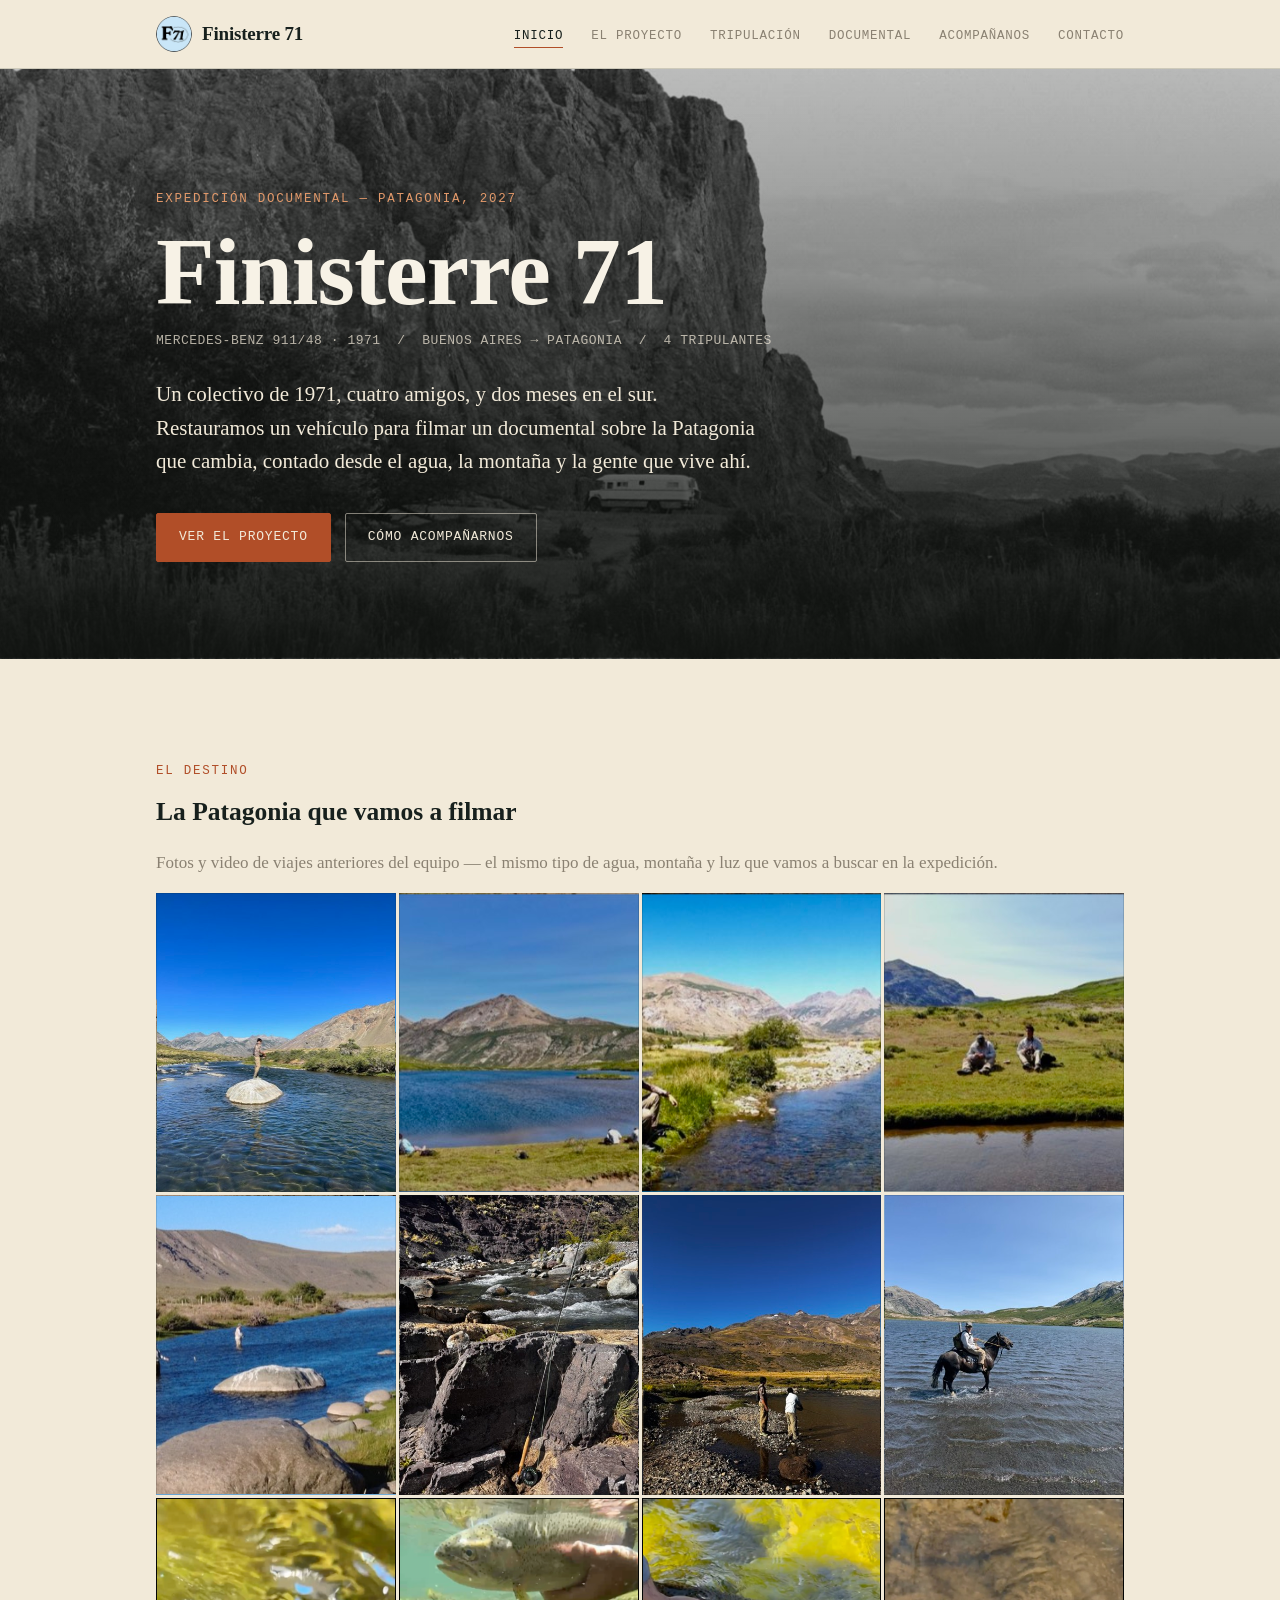
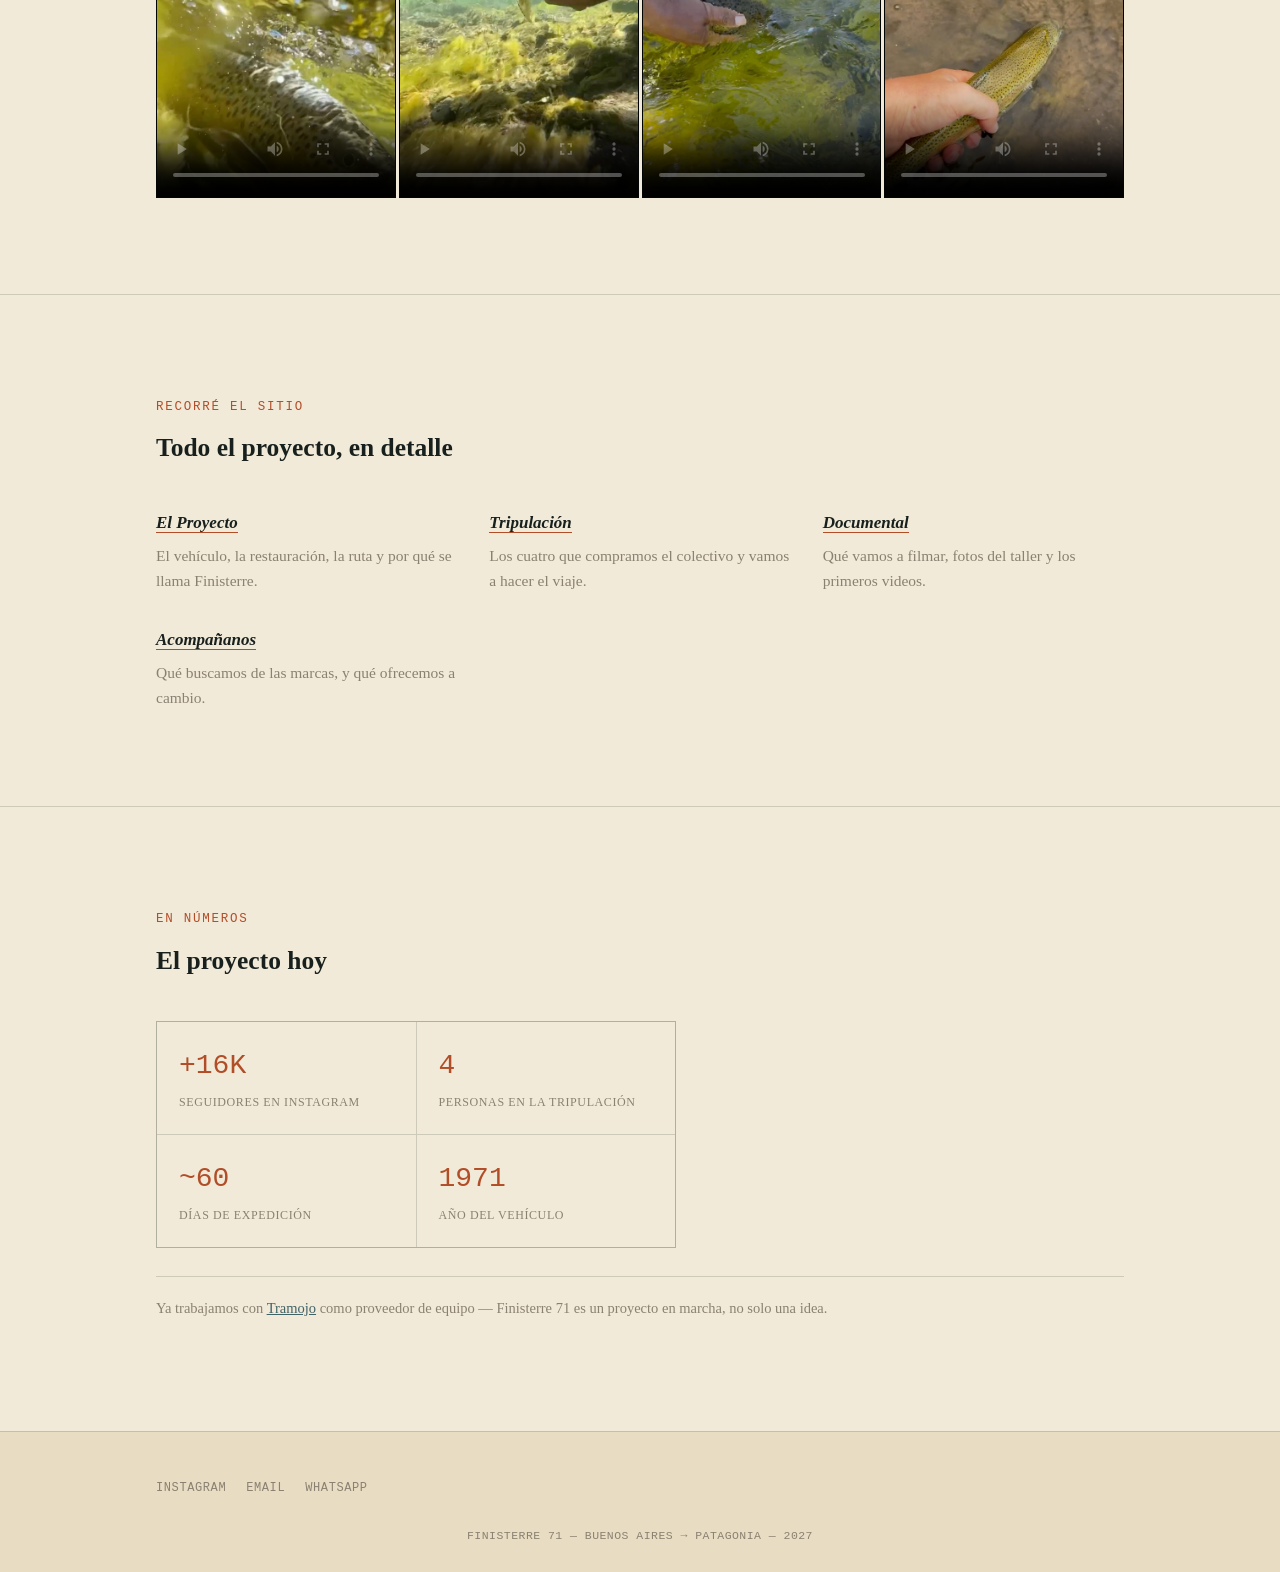
<file: index.html>
<!doctype html>
<html lang="es">
<head>
<meta charset="UTF-8" />
<meta name="viewport" content="width=device-width, initial-scale=1.0" />
<title>Finisterre 71 — Buenos Aires → Patagonia, 2027</title>
<meta name="description" content="Cuatro amigos restauran un Mercedes-Benz 911/48 de 1971 para filmar un documental sobre la Patagonia que cambia." />
<link rel="icon" href="assets/img/logo.png?v=2" type="image/png" />
<link rel="apple-touch-icon" href="assets/img/logo.png?v=2" />
<meta property="og:site_name" content="Finisterre 71" />
<meta property="og:type" content="website" />
<meta property="og:locale" content="es_AR" />
<meta property="og:title" content="Finisterre 71 — Buenos Aires → Patagonia, 2027" />
<meta property="og:description" content="Cuatro amigos restauran un Mercedes-Benz 911/48 de 1971 para filmar un documental sobre la Patagonia que cambia." />
<meta property="og:url" content="https://finisterre71.com/" />
<meta property="og:image" content="https://finisterre71.com/assets/img/patagonia/hero.jpg" />
<meta name="twitter:card" content="summary_large_image" />
<meta name="twitter:title" content="Finisterre 71 — Buenos Aires → Patagonia, 2027" />
<meta name="twitter:description" content="Cuatro amigos restauran un Mercedes-Benz 911/48 de 1971 para filmar un documental sobre la Patagonia que cambia." />
<meta name="twitter:image" content="https://finisterre71.com/assets/img/patagonia/hero.jpg" />
<link rel="stylesheet" href="css/style.css" />
<script async src="https://www.googletagmanager.com/gtag/js?id=G-CCNTPRQ4YB"></script>
<script>
  window.dataLayer = window.dataLayer || [];
  function gtag(){dataLayer.push(arguments);}
  gtag("js", new Date());
  gtag("config", "G-CCNTPRQ4YB");
</script>
</head>
<body>

<nav class="site-nav">
  <div class="wrap">
    <a class="wordmark" href="index.html"><img src="assets/img/logo.png?v=2" alt="" />Finisterre&nbsp;71</a>
    <button class="nav-toggle" id="navToggle" aria-label="Abrir menú" aria-expanded="false" aria-controls="navLinks">
      <svg viewBox="0 0 24 24" fill="none" stroke="currentColor" stroke-width="2"><line x1="3" y1="6" x2="21" y2="6"/><line x1="3" y1="12" x2="21" y2="12"/><line x1="3" y1="18" x2="21" y2="18"/></svg>
    </button>
    <ul class="nav-links" id="navLinks">
      <li><a href="index.html" aria-current="page">Inicio</a></li>
      <li><a href="el-proyecto.html">El Proyecto</a></li>
      <li><a href="tripulacion.html">Tripulación</a></li>
      <li><a href="documental.html">Documental</a></li>
      <li><a href="colaborar.html">Acompañanos</a></li>
      <li><a href="contacto.html">Contacto</a></li>
    </ul>
  </div>
</nav>

<header class="hero">
  <div class="wrap hero-inner">
    <span class="eyebrow">Expedición documental — Patagonia, 2027</span>
    <h1>Finisterre&nbsp;71</h1>
    <div class="coords">MERCEDES-BENZ 911/48 · 1971 &nbsp;/&nbsp; BUENOS AIRES → PATAGONIA &nbsp;/&nbsp; 4 TRIPULANTES</div>
    <p class="lede">Un colectivo de 1971, cuatro amigos, y dos meses en el sur. Restauramos un vehículo para filmar un documental sobre la Patagonia que cambia, contado desde el agua, la montaña y la gente que vive ahí.</p>
    <div class="hero-cta">
      <a class="btn btn-solid" href="el-proyecto.html">Ver el proyecto</a>
      <a class="btn btn-outline" href="colaborar.html">Cómo acompañarnos</a>
    </div>
  </div>
</header>

<section class="reveal" id="destino">
  <div class="wrap">
    <span class="eyebrow">El destino</span>
    <h2 class="section-head" style="margin-top:10px;">La Patagonia que vamos a filmar</h2>
    <p style="color:var(--muted); margin-top:-24px;">Fotos y video de viajes anteriores del equipo — el mismo tipo de agua, montaña y luz que vamos a buscar en la expedición.</p>
  </div>
  <div class="wrap">
    <div class="gallery">
      <div class="frame" style="background-image:url(assets/img/patagonia/thumb/roca.jpg);" data-full="assets/img/patagonia/full/roca.jpg" data-caption="Pesca de a pie"></div>
      <div class="frame" style="background-image:url(assets/img/patagonia/thumb/laguna.jpg);" data-full="assets/img/patagonia/full/laguna.jpg" data-caption="Laguna de altura"></div>
      <div class="frame" style="background-image:url(assets/img/patagonia/thumb/margen.jpg);" data-full="assets/img/patagonia/full/margen.jpg" data-caption="El río"></div>
      <div class="frame" style="background-image:url(assets/img/patagonia/thumb/rio-descanso.jpg);" data-full="assets/img/patagonia/full/rio-descanso.jpg" data-caption="Descanso"></div>
      <div class="frame" style="background-image:url(assets/img/patagonia/thumb/rio-piedras.jpg);" data-full="assets/img/patagonia/full/rio-piedras.jpg" data-caption="Entre piedras"></div>
      <div class="frame" style="background-image:url(assets/img/patagonia/thumb/canon.jpg);" data-full="assets/img/patagonia/full/canon.jpg" data-caption="El cañón"></div>
      <div class="frame" style="background-image:url(assets/img/patagonia/thumb/atardecer.jpg);" data-full="assets/img/patagonia/full/atardecer.jpg" data-caption="Atardecer"></div>
      <div class="frame" style="background-image:url(assets/img/patagonia/thumb/caballo.jpg);" data-full="assets/img/patagonia/full/caballo.jpg" data-caption="Cruzando a caballo"></div>
      <div class="frame-video">
        <video controls preload="metadata" playsinline poster="assets/video/posters/patagonia-1.jpg" src="assets/video/patagonia-1.mp4"></video>
      </div>
      <div class="frame-video">
        <video controls preload="metadata" playsinline poster="assets/video/posters/patagonia-2.jpg" src="assets/video/patagonia-2.mp4"></video>
      </div>
      <div class="frame-video">
        <video controls preload="metadata" playsinline poster="assets/video/posters/patagonia-3.jpg" src="assets/video/patagonia-3.mp4"></video>
      </div>
      <div class="frame-video">
        <video controls preload="metadata" playsinline poster="assets/video/posters/patagonia-4.jpg" src="assets/video/patagonia-4.mp4"></video>
      </div>
    </div>
  </div>
</section>

<hr class="divider" />

<section class="reveal">
  <div class="wrap">
    <span class="eyebrow">Recorré el sitio</span>
    <h2 class="section-head" style="margin-top:10px;">Todo el proyecto, en detalle</h2>
    <div class="mission-grid">
      <div class="mission-item">
        <h3><a href="el-proyecto.html" style="text-decoration:none; border-bottom:1px solid var(--accent);">El Proyecto</a></h3>
        <p>El vehículo, la restauración, la ruta y por qué se llama Finisterre.</p>
      </div>
      <div class="mission-item">
        <h3><a href="tripulacion.html" style="text-decoration:none; border-bottom:1px solid var(--accent);">Tripulación</a></h3>
        <p>Los cuatro que compramos el colectivo y vamos a hacer el viaje.</p>
      </div>
      <div class="mission-item">
        <h3><a href="documental.html" style="text-decoration:none; border-bottom:1px solid var(--accent);">Documental</a></h3>
        <p>Qué vamos a filmar, fotos del taller y los primeros videos.</p>
      </div>
      <div class="mission-item">
        <h3><a href="colaborar.html" style="text-decoration:none; border-bottom:1px solid var(--accent);">Acompañanos</a></h3>
        <p>Qué buscamos de las marcas, y qué ofrecemos a cambio.</p>
      </div>
    </div>
  </div>
</section>

<hr class="divider" />

<section class="reveal">
  <div class="wrap">
    <span class="eyebrow">En números</span>
    <h2 class="section-head" style="margin-top:10px;">El proyecto hoy</h2>
    <div class="stat-grid" style="max-width:520px;">
      <div class="stat">
        <div class="n">+16K</div>
        <div class="l">Seguidores en Instagram</div>
      </div>
      <div class="stat">
        <div class="n">4</div>
        <div class="l">Personas en la tripulación</div>
      </div>
      <div class="stat">
        <div class="n">~60</div>
        <div class="l">Días de expedición</div>
      </div>
      <div class="stat">
        <div class="n">1971</div>
        <div class="l">Año del vehículo</div>
      </div>
    </div>
    <p class="partner-line">Ya trabajamos con <a href="https://tramojo.mitiendanube.com" target="_blank" rel="noopener">Tramojo</a> como proveedor de equipo — Finisterre 71 es un proyecto en marcha, no solo una idea.</p>
  </div>
</section>

<div class="lightbox" id="lightbox" role="dialog" aria-modal="true" aria-hidden="true">
  <button class="lightbox-close" id="lightboxClose" aria-label="Cerrar">&times;</button>
  <button class="lightbox-nav lightbox-prev" id="lightboxPrev" aria-label="Foto anterior">&#8249;</button>
  <img id="lightboxImg" alt="" />
  <button class="lightbox-nav lightbox-next" id="lightboxNext" aria-label="Foto siguiente">&#8250;</button>
  <div class="lightbox-caption" id="lightboxCaption"></div>
</div>

<footer class="site-footer">
  <div class="wrap">
    <ul class="foot-links">
      <li><a href="https://www.instagram.com/finisterre71/" target="_blank" rel="noopener">Instagram</a></li>
      <li><a href="mailto:71finisterre71@gmail.com">Email</a></li>
      <li><a href="https://wa.me/5491161454831" target="_blank" rel="noopener">WhatsApp</a></li>
    </ul>
  </div>
  <footer class="bottom">FINISTERRE 71 — BUENOS AIRES → PATAGONIA — 2027</footer>
</footer>

<script src="js/main.js"></script>
</body>
</html>
</file>
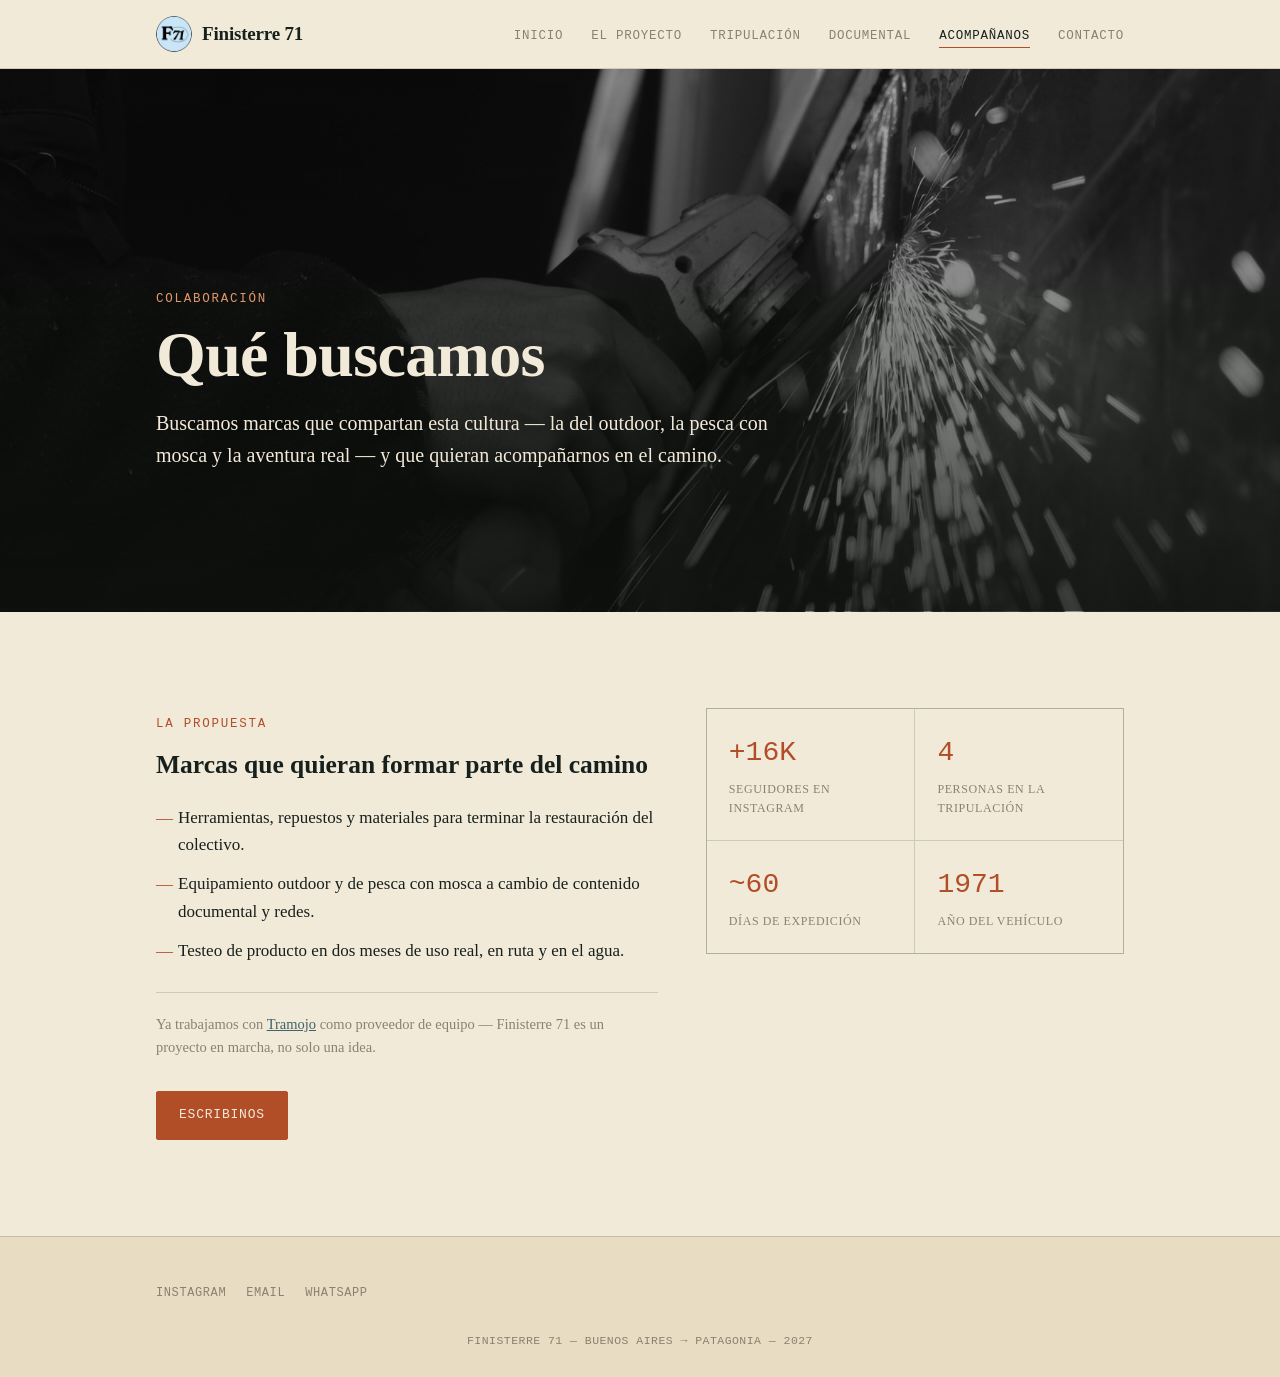
<file: colaborar.html>
<!doctype html>
<html lang="es">
<head>
<meta charset="UTF-8" />
<meta name="viewport" content="width=device-width, initial-scale=1.0" />
<title>Acompañanos — Finisterre 71</title>
<meta name="description" content="Qué busca Finisterre 71 en una marca, y qué ofrece a cambio." />
<link rel="icon" href="assets/img/logo.png?v=2" type="image/png" />
<link rel="apple-touch-icon" href="assets/img/logo.png?v=2" />
<meta property="og:site_name" content="Finisterre 71" />
<meta property="og:type" content="website" />
<meta property="og:locale" content="es_AR" />
<meta property="og:title" content="Acompañanos — Finisterre 71" />
<meta property="og:description" content="Qué busca Finisterre 71 en una marca, y qué ofrece a cambio." />
<meta property="og:url" content="https://finisterre71.com/colaborar.html" />
<meta property="og:image" content="https://finisterre71.com/assets/img/colaborar-hero.jpg" />
<meta name="twitter:card" content="summary_large_image" />
<meta name="twitter:title" content="Acompañanos — Finisterre 71" />
<meta name="twitter:description" content="Qué busca Finisterre 71 en una marca, y qué ofrece a cambio." />
<meta name="twitter:image" content="https://finisterre71.com/assets/img/colaborar-hero.jpg" />
<link rel="stylesheet" href="css/style.css" />
<script async src="https://www.googletagmanager.com/gtag/js?id=G-CCNTPRQ4YB"></script>
<script>
  window.dataLayer = window.dataLayer || [];
  function gtag(){dataLayer.push(arguments);}
  gtag("js", new Date());
  gtag("config", "G-CCNTPRQ4YB");
</script>
</head>
<body>

<nav class="site-nav">
  <div class="wrap">
    <a class="wordmark" href="index.html"><img src="assets/img/logo.png?v=2" alt="" />Finisterre&nbsp;71</a>
    <button class="nav-toggle" id="navToggle" aria-label="Abrir menú" aria-expanded="false" aria-controls="navLinks">
      <svg viewBox="0 0 24 24" fill="none" stroke="currentColor" stroke-width="2"><line x1="3" y1="6" x2="21" y2="6"/><line x1="3" y1="12" x2="21" y2="12"/><line x1="3" y1="18" x2="21" y2="18"/></svg>
    </button>
    <ul class="nav-links" id="navLinks">
      <li><a href="index.html">Inicio</a></li>
      <li><a href="el-proyecto.html">El Proyecto</a></li>
      <li><a href="tripulacion.html">Tripulación</a></li>
      <li><a href="documental.html">Documental</a></li>
      <li><a href="colaborar.html" aria-current="page">Acompañanos</a></li>
      <li><a href="contacto.html">Contacto</a></li>
    </ul>
  </div>
</nav>

<header class="page-hero photo" style="background-image: linear-gradient(180deg, rgba(15,18,15,0.35) 0%, rgba(15,18,15,0.55) 60%, rgba(15,18,15,0.82) 100%), url('assets/img/colaborar-hero.jpg?v=3'); background-size: cover; background-position: center 40%;">
  <div class="wrap">
    <span class="eyebrow">Colaboración</span>
    <h1>Qué buscamos</h1>
    <p class="lede">Buscamos marcas que compartan esta cultura — la del outdoor, la pesca con mosca y la aventura real — y que quieran acompañarnos en el camino.</p>
  </div>
</header>

<section class="reveal">
  <div class="wrap ask-layout">
    <div>
      <span class="eyebrow">La propuesta</span>
      <h2 style="margin-top:10px;">Marcas que quieran formar parte del camino</h2>
      <ul class="asks">
        <li>Herramientas, repuestos y materiales para terminar la restauración del colectivo.</li>
        <li>Equipamiento outdoor y de pesca con mosca a cambio de contenido documental y redes.</li>
        <li>Testeo de producto en dos meses de uso real, en ruta y en el agua.</li>
      </ul>
      <p class="partner-line">Ya trabajamos con <a href="https://tramojo.mitiendanube.com" target="_blank" rel="noopener">Tramojo</a> como proveedor de equipo — Finisterre 71 es un proyecto en marcha, no solo una idea.</p>
      <div style="margin-top:32px;">
        <a class="btn btn-solid" href="contacto.html">Escribinos</a>
      </div>
    </div>
    <div>
      <div class="stat-grid">
        <div class="stat">
          <div class="n">+16K</div>
          <div class="l">Seguidores en Instagram</div>
        </div>
        <div class="stat">
          <div class="n">4</div>
          <div class="l">Personas en la tripulación</div>
        </div>
        <div class="stat">
          <div class="n">~60</div>
          <div class="l">Días de expedición</div>
        </div>
        <div class="stat">
          <div class="n">1971</div>
          <div class="l">Año del vehículo</div>
        </div>
      </div>
    </div>
  </div>
</section>

<footer class="site-footer">
  <div class="wrap">
    <ul class="foot-links">
      <li><a href="https://www.instagram.com/finisterre71/" target="_blank" rel="noopener">Instagram</a></li>
      <li><a href="mailto:71finisterre71@gmail.com">Email</a></li>
      <li><a href="https://wa.me/5491161454831" target="_blank" rel="noopener">WhatsApp</a></li>
    </ul>
  </div>
  <footer class="bottom">FINISTERRE 71 — BUENOS AIRES → PATAGONIA — 2027</footer>
</footer>

<script src="js/main.js"></script>
</body>
</html>
</file>
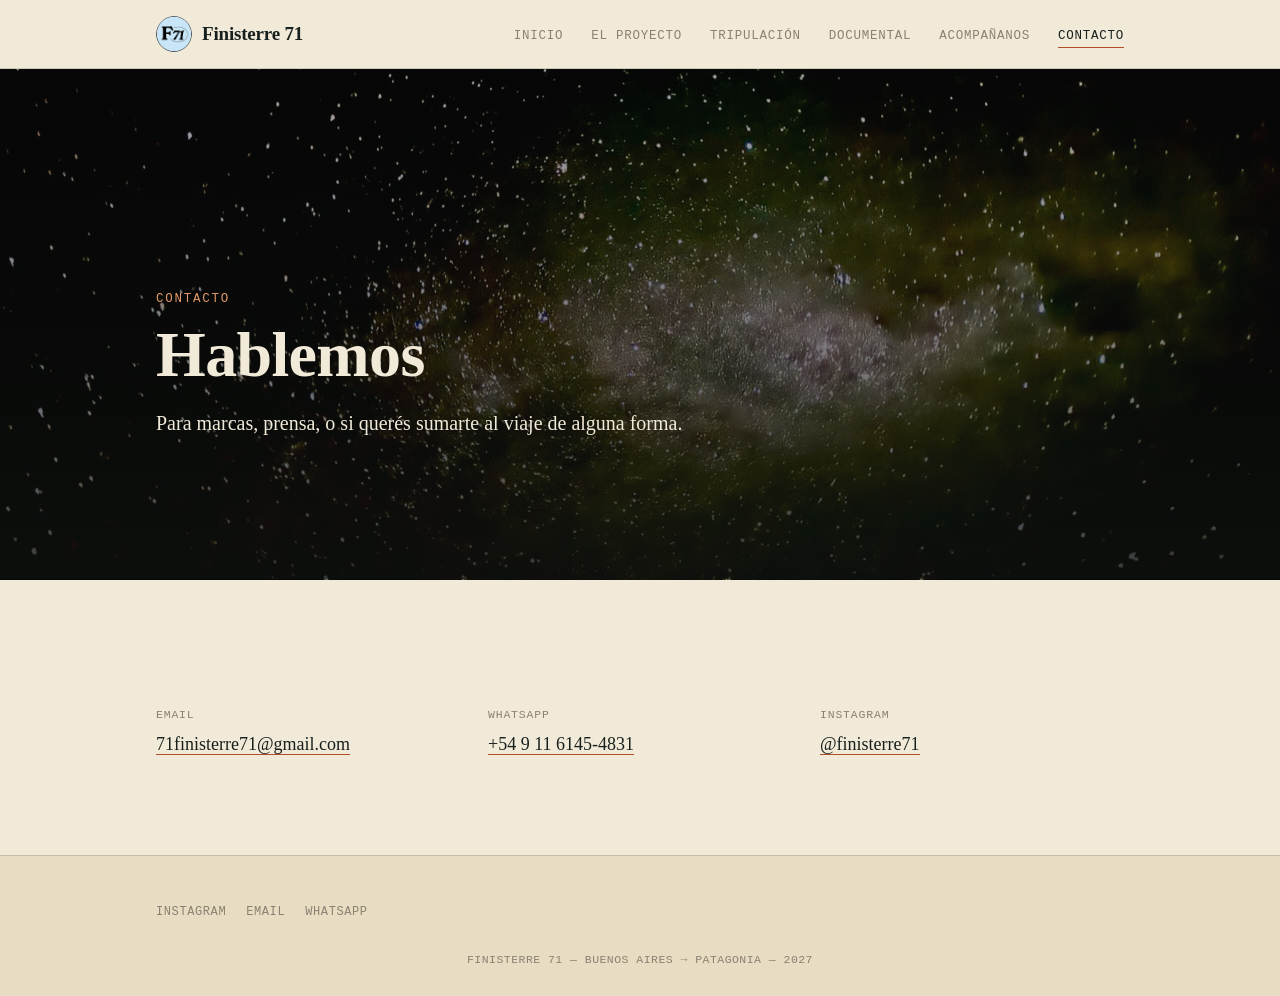
<file: contacto.html>
<!doctype html>
<html lang="es">
<head>
<meta charset="UTF-8" />
<meta name="viewport" content="width=device-width, initial-scale=1.0" />
<title>Contacto — Finisterre 71</title>
<meta name="description" content="Email, WhatsApp e Instagram de Finisterre 71." />
<link rel="icon" href="assets/img/logo.png?v=2" type="image/png" />
<link rel="apple-touch-icon" href="assets/img/logo.png?v=2" />
<meta property="og:site_name" content="Finisterre 71" />
<meta property="og:type" content="website" />
<meta property="og:locale" content="es_AR" />
<meta property="og:title" content="Contacto — Finisterre 71" />
<meta property="og:description" content="Email, WhatsApp e Instagram de Finisterre 71." />
<meta property="og:url" content="https://finisterre71.com/contacto.html" />
<meta property="og:image" content="https://finisterre71.com/assets/img/contacto-hero.jpg" />
<meta name="twitter:card" content="summary_large_image" />
<meta name="twitter:title" content="Contacto — Finisterre 71" />
<meta name="twitter:description" content="Email, WhatsApp e Instagram de Finisterre 71." />
<meta name="twitter:image" content="https://finisterre71.com/assets/img/contacto-hero.jpg" />
<link rel="stylesheet" href="css/style.css" />
<script async src="https://www.googletagmanager.com/gtag/js?id=G-CCNTPRQ4YB"></script>
<script>
  window.dataLayer = window.dataLayer || [];
  function gtag(){dataLayer.push(arguments);}
  gtag("js", new Date());
  gtag("config", "G-CCNTPRQ4YB");
</script>
</head>
<body>

<nav class="site-nav">
  <div class="wrap">
    <a class="wordmark" href="index.html"><img src="assets/img/logo.png?v=2" alt="" />Finisterre&nbsp;71</a>
    <button class="nav-toggle" id="navToggle" aria-label="Abrir menú" aria-expanded="false" aria-controls="navLinks">
      <svg viewBox="0 0 24 24" fill="none" stroke="currentColor" stroke-width="2"><line x1="3" y1="6" x2="21" y2="6"/><line x1="3" y1="12" x2="21" y2="12"/><line x1="3" y1="18" x2="21" y2="18"/></svg>
    </button>
    <ul class="nav-links" id="navLinks">
      <li><a href="index.html">Inicio</a></li>
      <li><a href="el-proyecto.html">El Proyecto</a></li>
      <li><a href="tripulacion.html">Tripulación</a></li>
      <li><a href="documental.html">Documental</a></li>
      <li><a href="colaborar.html">Acompañanos</a></li>
      <li><a href="contacto.html" aria-current="page">Contacto</a></li>
    </ul>
  </div>
</nav>

<header class="page-hero photo" style="background-image: linear-gradient(180deg, rgba(15,18,15,0.35) 0%, rgba(15,18,15,0.55) 60%, rgba(15,18,15,0.82) 100%), url('assets/img/contacto-hero.jpg?v=3'); background-size: cover; background-position: center 55%;">
  <div class="wrap">
    <span class="eyebrow">Contacto</span>
    <h1>Hablemos</h1>
    <p class="lede">Para marcas, prensa, o si querés sumarte al viaje de alguna forma.</p>
  </div>
</header>

<section class="reveal">
  <div class="wrap">
    <div class="contact-grid">
      <div class="contact-item">
        <div class="l">Email</div>
        <div class="v"><a href="mailto:71finisterre71@gmail.com">71finisterre71@gmail.com</a></div>
      </div>
      <div class="contact-item">
        <div class="l">WhatsApp</div>
        <div class="v"><a href="https://wa.me/5491161454831" target="_blank" rel="noopener">+54 9 11 6145-4831</a></div>
      </div>
      <div class="contact-item">
        <div class="l">Instagram</div>
        <div class="v"><a href="https://www.instagram.com/finisterre71/" target="_blank" rel="noopener">@finisterre71</a></div>
      </div>
    </div>
  </div>
</section>

<footer class="site-footer">
  <div class="wrap">
    <ul class="foot-links">
      <li><a href="https://www.instagram.com/finisterre71/" target="_blank" rel="noopener">Instagram</a></li>
      <li><a href="mailto:71finisterre71@gmail.com">Email</a></li>
      <li><a href="https://wa.me/5491161454831" target="_blank" rel="noopener">WhatsApp</a></li>
    </ul>
  </div>
  <footer class="bottom">FINISTERRE 71 — BUENOS AIRES → PATAGONIA — 2027</footer>
</footer>

<script src="js/main.js"></script>
</body>
</html>
</file>
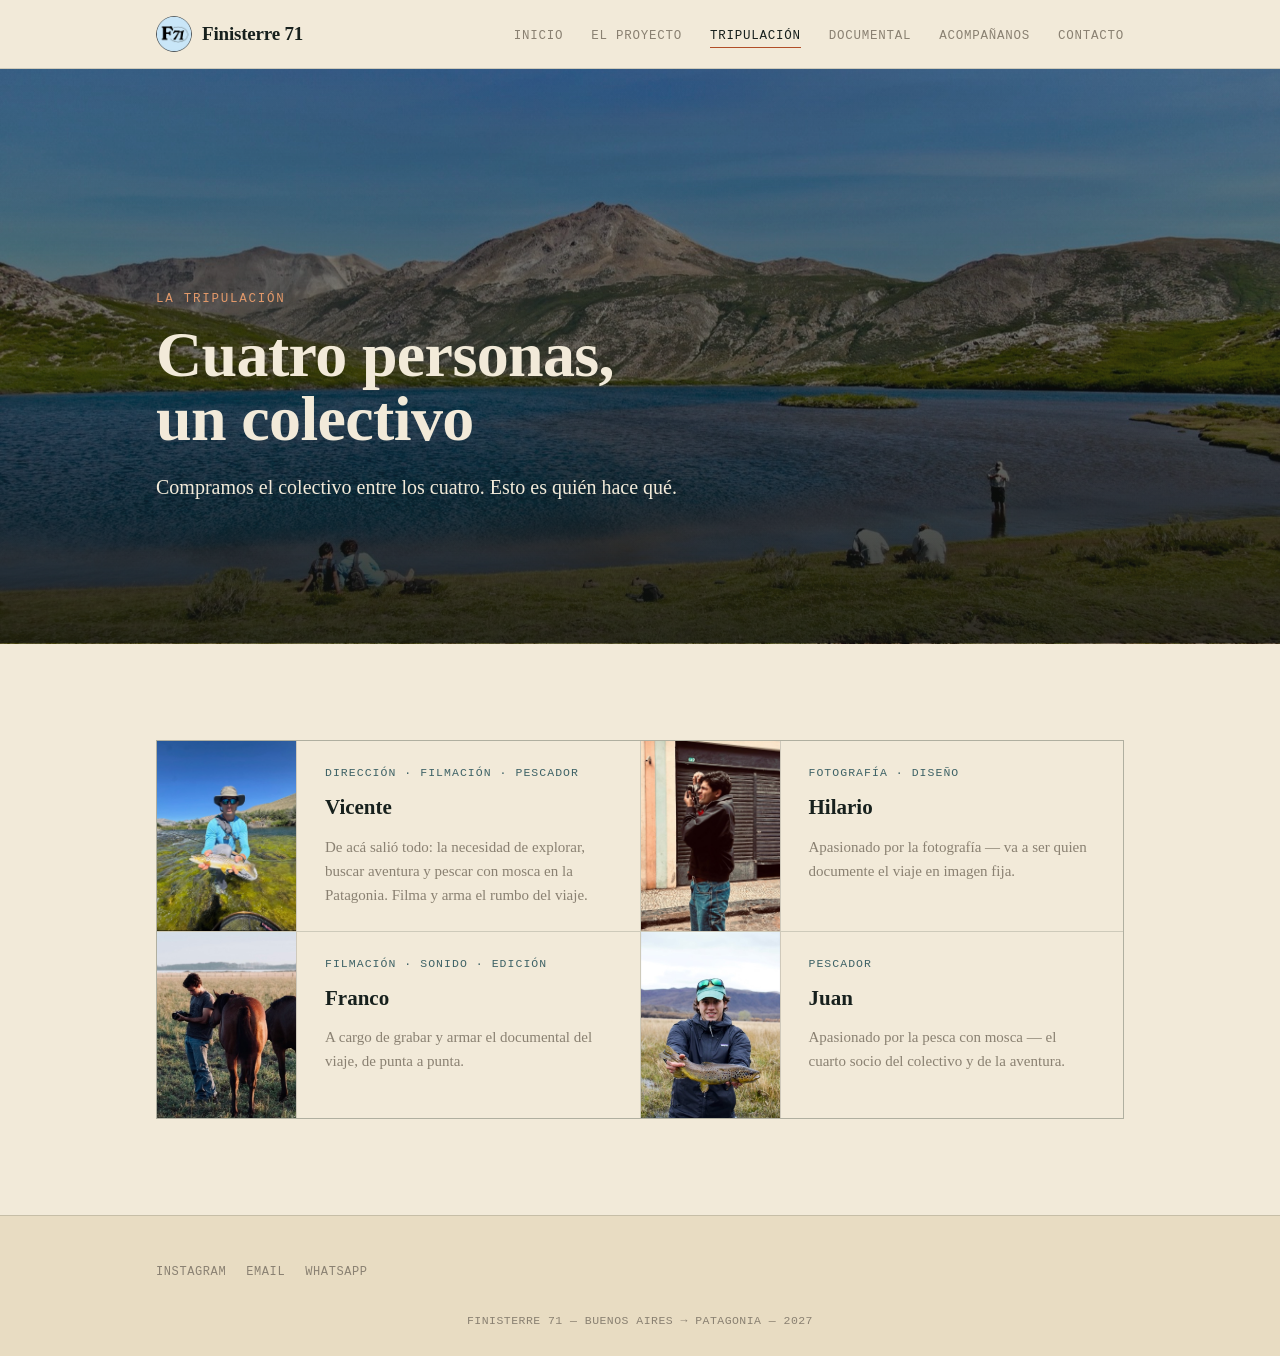
<file: tripulacion.html>
<!doctype html>
<html lang="es">
<head>
<meta charset="UTF-8" />
<meta name="viewport" content="width=device-width, initial-scale=1.0" />
<title>Tripulación — Finisterre 71</title>
<meta name="description" content="Los cuatro amigos detrás de Finisterre 71: Vicente, Hilario, Franco y Juan." />
<link rel="icon" href="assets/img/logo.png?v=2" type="image/png" />
<link rel="apple-touch-icon" href="assets/img/logo.png?v=2" />
<meta property="og:site_name" content="Finisterre 71" />
<meta property="og:type" content="website" />
<meta property="og:locale" content="es_AR" />
<meta property="og:title" content="Tripulación — Finisterre 71" />
<meta property="og:description" content="Los cuatro amigos detrás de Finisterre 71: Vicente, Hilario, Franco y Juan." />
<meta property="og:url" content="https://finisterre71.com/tripulacion.html" />
<meta property="og:image" content="https://finisterre71.com/assets/img/tripulacion-hero.jpg" />
<meta name="twitter:card" content="summary_large_image" />
<meta name="twitter:title" content="Tripulación — Finisterre 71" />
<meta name="twitter:description" content="Los cuatro amigos detrás de Finisterre 71: Vicente, Hilario, Franco y Juan." />
<meta name="twitter:image" content="https://finisterre71.com/assets/img/tripulacion-hero.jpg" />
<link rel="stylesheet" href="css/style.css" />
<script async src="https://www.googletagmanager.com/gtag/js?id=G-CCNTPRQ4YB"></script>
<script>
  window.dataLayer = window.dataLayer || [];
  function gtag(){dataLayer.push(arguments);}
  gtag("js", new Date());
  gtag("config", "G-CCNTPRQ4YB");
</script>
</head>
<body>

<nav class="site-nav">
  <div class="wrap">
    <a class="wordmark" href="index.html"><img src="assets/img/logo.png?v=2" alt="" />Finisterre&nbsp;71</a>
    <button class="nav-toggle" id="navToggle" aria-label="Abrir menú" aria-expanded="false" aria-controls="navLinks">
      <svg viewBox="0 0 24 24" fill="none" stroke="currentColor" stroke-width="2"><line x1="3" y1="6" x2="21" y2="6"/><line x1="3" y1="12" x2="21" y2="12"/><line x1="3" y1="18" x2="21" y2="18"/></svg>
    </button>
    <ul class="nav-links" id="navLinks">
      <li><a href="index.html">Inicio</a></li>
      <li><a href="el-proyecto.html">El Proyecto</a></li>
      <li><a href="tripulacion.html" aria-current="page">Tripulación</a></li>
      <li><a href="documental.html">Documental</a></li>
      <li><a href="colaborar.html">Acompañanos</a></li>
      <li><a href="contacto.html">Contacto</a></li>
    </ul>
  </div>
</nav>

<header class="page-hero photo" style="background-image: linear-gradient(180deg, rgba(15,18,15,0.35) 0%, rgba(15,18,15,0.55) 60%, rgba(15,18,15,0.82) 100%), url('assets/img/tripulacion-hero.jpg'); background-size: cover; background-position: center 75%;">
  <div class="wrap">
    <span class="eyebrow">La tripulación</span>
    <h1>Cuatro personas,<br />un colectivo</h1>
    <p class="lede">Compramos el colectivo entre los cuatro. Esto es quién hace qué.</p>
  </div>
</header>

<section class="reveal">
  <div class="wrap">
    <div class="crew-grid" id="crew-grid">
      <div class="crew-card">
        <img class="crew-photo" src="assets/img/crew/vicente.jpg" alt="Vicente" />
        <div class="crew-card-body">
          <span class="role">Dirección · Filmación · Pescador</span>
          <h3>Vicente</h3>
          <p>De acá salió todo: la necesidad de explorar, buscar aventura y pescar con mosca en la Patagonia. Filma y arma el rumbo del viaje.</p>
        </div>
      </div>
      <div class="crew-card">
        <img class="crew-photo" src="assets/img/crew/hilario.jpg" alt="Hilario" />
        <div class="crew-card-body">
          <span class="role">Fotografía · Diseño</span>
          <h3>Hilario</h3>
          <p>Apasionado por la fotografía — va a ser quien documente el viaje en imagen fija.</p>
        </div>
      </div>
      <div class="crew-card">
        <img class="crew-photo" src="assets/img/crew/franco.jpg" alt="Franco" style="object-position: center 85%;" />
        <div class="crew-card-body">
          <span class="role">Filmación · Sonido · Edición</span>
          <h3>Franco</h3>
          <p>A cargo de grabar y armar el documental del viaje, de punta a punta.</p>
        </div>
      </div>
      <div class="crew-card">
        <img class="crew-photo" src="assets/img/crew/juan.jpg" alt="Juan" />
        <div class="crew-card-body">
          <span class="role">Pescador</span>
          <h3>Juan</h3>
          <p>Apasionado por la pesca con mosca — el cuarto socio del colectivo y de la aventura.</p>
        </div>
      </div>
    </div>
  </div>
</section>

<footer class="site-footer">
  <div class="wrap">
    <ul class="foot-links">
      <li><a href="https://www.instagram.com/finisterre71/" target="_blank" rel="noopener">Instagram</a></li>
      <li><a href="mailto:71finisterre71@gmail.com">Email</a></li>
      <li><a href="https://wa.me/5491161454831" target="_blank" rel="noopener">WhatsApp</a></li>
    </ul>
  </div>
  <footer class="bottom">FINISTERRE 71 — BUENOS AIRES → PATAGONIA — 2027</footer>
</footer>

<script src="js/main.js"></script>
</body>
</html>
</file>
<file: css/style.css>
:root {
  --ink: #17201d;
  --paper: #f2ead9;
  --paper-deep: #e8dcc2;
  --rust: #b14e28;
  --river: #3f6367;
  --moss: #5b6b3f;
  --stone: #8a8172;

  --bg: var(--paper);
  --bg-elevated: var(--paper-deep);
  --fg: var(--ink);
  --accent: var(--rust);
  --accent-2: var(--river);
  --accent-3: var(--moss);
  --border: rgba(23, 32, 29, 0.16);
  --border-strong: rgba(23, 32, 29, 0.32);
  --muted: var(--stone);

  --font-display: 'Rockwell', 'Rockwell Nova', 'Roboto Slab', 'Arvo', Georgia, serif;
  --font-body: 'Iowan Old Style', 'Palatino Linotype', Palatino, Georgia, serif;
  --font-mono: ui-monospace, 'SF Mono', Menlo, Consolas, 'Roboto Mono', monospace;
}

@media (prefers-color-scheme: dark) {
  :root {
    --bg: #121613;
    --bg-elevated: #1b211c;
    --fg: #ece4d3;
    --accent: #dd7846;
    --accent-2: #6a9a9d;
    --accent-3: #8aa066;
    --border: rgba(236, 228, 211, 0.16);
    --border-strong: rgba(236, 228, 211, 0.34);
    --muted: #a89e8a;
  }
}

:root[data-theme="dark"] {
  --bg: #121613;
  --bg-elevated: #1b211c;
  --fg: #ece4d3;
  --accent: #dd7846;
  --accent-2: #6a9a9d;
  --accent-3: #8aa066;
  --border: rgba(236, 228, 211, 0.16);
  --border-strong: rgba(236, 228, 211, 0.34);
  --muted: #a89e8a;
}

:root[data-theme="light"] {
  --bg: var(--paper);
  --bg-elevated: var(--paper-deep);
  --fg: var(--ink);
  --accent: var(--rust);
  --accent-2: var(--river);
  --accent-3: var(--moss);
  --border: rgba(23, 32, 29, 0.16);
  --border-strong: rgba(23, 32, 29, 0.32);
  --muted: var(--stone);
}

* { box-sizing: border-box; }

html { scroll-behavior: smooth; }

body {
  margin: 0;
  background: var(--bg);
  color: var(--fg);
  font-family: var(--font-body);
  font-size: 17px;
  line-height: 1.6;
  -webkit-font-smoothing: antialiased;
}

@media (prefers-reduced-motion: no-preference) {
  .reveal {
    opacity: 0;
    transform: translateY(14px);
    transition: opacity 0.7s ease, transform 0.7s ease;
  }
  .reveal.in { opacity: 1; transform: none; }
}

a { color: inherit; }
a:focus-visible, button:focus-visible, [role="button"]:focus-visible { outline: 2px solid var(--accent); outline-offset: 3px; }
img { max-width: 100%; display: block; }
body.lightbox-open { overflow: hidden; }

.back-to-top {
  position: fixed;
  right: clamp(16px, 4vw, 32px);
  bottom: clamp(16px, 4vw, 32px);
  z-index: 60;
  width: 44px; height: 44px;
  border-radius: 50%;
  background: var(--bg-elevated);
  border: 1px solid var(--border-strong);
  color: var(--fg);
  cursor: pointer;
  display: flex; align-items: center; justify-content: center;
  opacity: 0; visibility: hidden;
  transform: translateY(8px);
  transition: opacity 0.2s ease, transform 0.2s ease, visibility 0.2s, border-color 0.2s ease, background 0.2s ease;
  box-shadow: 0 4px 16px rgba(0, 0, 0, 0.18);
}
.back-to-top.visible { opacity: 1; visibility: visible; transform: none; }
.back-to-top:hover { border-color: var(--accent); color: var(--accent); }
.back-to-top svg { width: 18px; height: 18px; }

.copy-btn {
  font-family: var(--font-mono);
  font-size: 11px;
  letter-spacing: 0.06em;
  text-transform: uppercase;
  color: var(--muted);
  background: none;
  border: 1px solid var(--border-strong);
  border-radius: 2px;
  padding: 4px 9px;
  margin-left: 10px;
  cursor: pointer;
  vertical-align: middle;
  transition: color 0.2s ease, border-color 0.2s ease;
}
.copy-btn:hover { color: var(--accent); border-color: var(--accent); }
.copy-btn.copied { color: var(--accent-3); border-color: var(--accent-3); }

.wrap { max-width: 1080px; margin: 0 auto; padding: 0 clamp(20px, 5vw, 56px); }

.eyebrow {
  font-family: var(--font-mono);
  font-size: 12.5px;
  letter-spacing: 0.14em;
  text-transform: uppercase;
  color: var(--accent);
}

h1, h2, h3 {
  font-family: var(--font-display);
  text-wrap: balance;
  margin: 0;
}

/* ---------- NAV ---------- */
.site-nav {
  position: sticky;
  top: 0;
  z-index: 50;
  background: var(--bg);
  border-bottom: 1px solid var(--border);
}
.site-nav .wrap {
  display: flex;
  align-items: center;
  justify-content: space-between;
  height: 68px;
}
.site-nav .wordmark {
  display: flex;
  align-items: center;
  gap: 10px;
  font-family: var(--font-display);
  font-weight: 700;
  font-size: 19px;
  letter-spacing: -0.01em;
  text-decoration: none;
  color: var(--fg);
}
.site-nav .wordmark img {
  width: 36px;
  height: 36px;
  border-radius: 50%;
  display: block;
}
.nav-links {
  display: flex;
  gap: 28px;
  list-style: none;
  margin: 0;
  padding: 0;
}
.nav-links a {
  font-family: var(--font-mono);
  font-size: 12.5px;
  letter-spacing: 0.06em;
  text-transform: uppercase;
  text-decoration: none;
  color: var(--muted);
  padding: 4px 0;
  border-bottom: 1px solid transparent;
  transition: color 0.2s ease, border-color 0.2s ease;
}
.nav-links a:hover, .nav-links a[aria-current="page"] {
  color: var(--fg);
  border-color: var(--accent);
}
.nav-toggle {
  display: none;
  background: none;
  border: 1px solid var(--border-strong);
  border-radius: 2px;
  width: 40px;
  height: 40px;
  align-items: center;
  justify-content: center;
  cursor: pointer;
  color: var(--fg);
}
.nav-toggle svg { width: 18px; height: 18px; }

@media (max-width: 760px) {
  .nav-toggle { display: flex; }
  .nav-links {
    position: absolute;
    top: 68px;
    left: 0; right: 0;
    background: var(--bg);
    border-bottom: 1px solid var(--border);
    flex-direction: column;
    gap: 0;
    max-height: 0;
    overflow: hidden;
    transition: max-height 0.25s ease;
  }
  .nav-links.open { max-height: 400px; }
  .nav-links a {
    display: block;
    padding: 16px clamp(20px, 5vw, 56px);
    width: 100%;
    border-bottom: 1px solid var(--border);
    border-left: 2px solid transparent;
  }
  .nav-links a:hover, .nav-links a[aria-current="page"] {
    border-left-color: var(--accent);
    border-bottom-color: var(--border);
  }
}

/* ---------- PAGE HERO (interior pages) ---------- */
.page-hero {
  padding: clamp(48px, 9vw, 84px) 0 clamp(36px, 6vw, 56px);
  border-bottom: 1px solid var(--border);
  background:
    repeating-radial-gradient(circle at 12% 25%, transparent 0, transparent 38px, var(--border) 39px, transparent 40px);
}
.page-hero .eyebrow { display: block; margin-bottom: 14px; }
.page-hero h1 {
  font-size: clamp(38px, 6.5vw, 64px);
  font-weight: 700;
  letter-spacing: -0.01em;
  line-height: 1;
}
.page-hero p.lede {
  font-size: clamp(17px, 2vw, 20px);
  max-width: 620px;
  margin: 20px 0 0;
  color: var(--muted);
}

.page-hero.photo {
  position: relative;
  overflow: hidden;
  padding: clamp(100px, 20vw, 220px) 0 clamp(72px, 12vw, 140px);
  background:
    linear-gradient(180deg, rgba(15, 18, 15, 0.35) 0%, rgba(15, 18, 15, 0.55) 60%, rgba(15, 18, 15, 0.82) 100%),
    url('../assets/img/documental-hero.jpg');
  background-size: cover;
  background-position: center 48%;
  color: #f2ead9;
}
.page-hero.photo .lede { color: #f2ead9; }
.page-hero.photo .eyebrow { color: #e2996a; }

/* ---------- HOME HERO (photographic, single fixed visual world) ---------- */
.hero {
  position: relative;
  padding: clamp(64px, 11vw, 120px) 0 clamp(56px, 9vw, 96px);
  overflow: hidden;
  border-bottom: 1px solid var(--border);
  background:
    linear-gradient(180deg, rgba(15, 18, 15, 0.25) 0%, rgba(15, 18, 15, 0.55) 55%, rgba(15, 18, 15, 0.88) 100%),
    url('../assets/img/patagonia/hero.jpg');
  background-size: cover;
  background-position: center 38%;
  color: #f2ead9;
}
.hero-inner { position: relative; }
.hero .eyebrow { display: block; margin-bottom: 18px; color: #e2996a; }
.hero h1 {
  font-size: clamp(46px, 10vw, 96px);
  font-weight: 700;
  letter-spacing: -0.01em;
  line-height: 0.94;
  color: #f7f2e6;
}
.hero .coords {
  font-family: var(--font-mono);
  font-size: 13px;
  color: rgba(242, 234, 217, 0.72);
  margin-top: 14px;
  letter-spacing: 0.04em;
}
.hero p.lede {
  font-size: clamp(18px, 2.2vw, 21px);
  max-width: 600px;
  margin: 26px 0 0;
  color: #f2ead9;
}
.hero-cta { display: flex; flex-wrap: wrap; gap: 14px; margin-top: 34px; }
.hero .btn-outline { border-color: rgba(242, 234, 217, 0.5); color: #f2ead9; }
.hero .btn-outline:hover { border-color: #e2996a; color: #e2996a; }

.btn {
  font-family: var(--font-mono);
  font-size: 13px;
  letter-spacing: 0.06em;
  text-transform: uppercase;
  text-decoration: none;
  padding: 13px 22px;
  border: 1px solid var(--border-strong);
  border-radius: 2px;
  transition: background 0.2s ease, color 0.2s ease, border-color 0.2s ease;
  display: inline-block;
  cursor: pointer;
  background: none;
}
.btn-solid { background: var(--accent); color: var(--paper); border-color: var(--accent); }
.btn-solid:hover { background: transparent; color: var(--accent); }
.btn-outline:hover { border-color: var(--accent); color: var(--accent); }

/* ---------- SECTION SCAFFOLD ---------- */
section { padding: clamp(56px, 9vw, 96px) 0; }
.section-head { margin-bottom: 40px; max-width: 640px; }
.section-head h2 { font-size: clamp(28px, 4vw, 38px); margin-top: 10px; }
.divider { border: 0; border-top: 1px solid var(--border); margin: 0; }

/* ---------- DOSSIER (vehicle spec) ---------- */
.dossier { display: grid; grid-template-columns: 1.1fr 1fr; gap: 48px; align-items: start; }
@media (max-width: 760px) { .dossier { grid-template-columns: 1fr; } }
.spec-table { width: 100%; border-collapse: collapse; font-family: var(--font-mono); font-size: 14px; }
.spec-table tr { border-bottom: 1px solid var(--border); }
.spec-table td { padding: 13px 4px; vertical-align: top; }
.spec-table td:first-child { color: var(--muted); text-transform: uppercase; letter-spacing: 0.07em; font-size: 12px; width: 40%; }
.status-tag {
  display: inline-block;
  font-family: var(--font-mono);
  font-size: 12px;
  letter-spacing: 0.06em;
  text-transform: uppercase;
  padding: 3px 9px;
  border: 1px solid var(--accent);
  color: var(--accent);
  border-radius: 2px;
}
.dossier-note {
  font-style: italic;
  color: var(--muted);
  border-left: 2px solid var(--accent);
  padding-left: 18px;
  margin: 22px 0 0;
}

/* ---------- CREW ---------- */
.crew-grid {
  display: grid;
  grid-template-columns: repeat(auto-fit, minmax(400px, 1fr));
  gap: 1px;
  background: var(--border);
  border: 1px solid var(--border);
}
.crew-card { background: var(--bg); padding: 0; display: flex; flex-direction: row; }
.crew-photo { width: 140px; flex: none; aspect-ratio: 3 / 4; object-fit: cover; display: block; border-right: 1px solid var(--border); }
.crew-card-body { padding: 24px 28px; display: flex; flex-direction: column; gap: 10px; flex: 1; min-width: 0; }
.crew-card:not(:has(.crew-photo)) .crew-card-body { padding: 28px 32px; }
@media (max-width: 480px) {
  .crew-grid { grid-template-columns: 1fr; }
  .crew-photo { width: 100px; }
  .crew-card-body { padding: 18px 20px; }
  .crew-card .role { white-space: normal; }
}
.crew-card .role {
  font-family: var(--font-mono);
  font-size: 11.5px;
  line-height: 1.4;
  letter-spacing: 0.09em;
  text-transform: uppercase;
  color: var(--accent-2);
  white-space: nowrap;
}
@media (max-width: 460px) { .crew-card .role { white-space: normal; } }
.crew-card h3 { font-size: 21px; }
.crew-card p { margin: 0; color: var(--muted); font-size: 15px; }

/* ---------- MISSION ---------- */
.mission-grid { display: grid; grid-template-columns: repeat(auto-fit, minmax(240px, 1fr)); gap: 32px; margin-top: 8px; }
.mission-item h3 { font-size: 17px; font-family: var(--font-body); font-weight: 700; font-style: italic; }
.mission-item p { color: var(--muted); margin: 8px 0 0; font-size: 15.5px; }

.why-panel {
  margin-top: 56px;
  padding: 32px clamp(24px, 4vw, 44px);
  background: var(--bg-elevated);
  border: 1px solid var(--border);
  border-left: 3px solid var(--accent);
}
.why-panel p { font-size: 18px; margin: 0; }
.why-panel p + p { margin-top: 14px; }

/* ---------- TIMELINE ---------- */
.timeline { display: grid; grid-template-columns: repeat(4, 1fr); gap: 0; position: relative; margin-top: 20px; }
@media (max-width: 720px) {
  .timeline { grid-template-columns: 1fr; }
  .timeline .stage { border-left: 2px solid var(--accent); border-top: none !important; padding-left: 20px !important; }
}
.timeline .stage { border-top: 2px solid var(--accent); padding: 18px 20px 0 0; position: relative; }
.timeline .stage::before { content: ""; position: absolute; top: -5px; left: 0; width: 8px; height: 8px; background: var(--accent); border-radius: 50%; }
@media (max-width: 720px) { .timeline .stage::before { top: 0; left: -6px; } }
.timeline .stage .when { font-family: var(--font-mono); font-size: 12px; letter-spacing: 0.05em; color: var(--muted); text-transform: uppercase; }
.timeline .stage h3 { font-size: 18px; margin-top: 8px; font-family: var(--font-body); font-weight: 700; }
.timeline .stage p { font-size: 14px; color: var(--muted); margin: 6px 0 0; }

.route-list { list-style: none; margin: 20px 0 0; padding: 0; border-top: 1px solid var(--border); }
.route-list li { display: flex; align-items: baseline; gap: 16px; padding: 11px 0; border-bottom: 1px solid var(--border); }
.route-list .idx { font-family: var(--font-mono); font-size: 12px; color: var(--accent); width: 20px; flex: none; }
.route-list .place { font-family: var(--font-body); font-weight: 600; font-size: 15px; flex: 1; }
.route-list .prov { font-family: var(--font-mono); font-size: 11px; letter-spacing: 0.05em; text-transform: uppercase; color: var(--muted); flex: none; }

/* ---------- GALLERY ---------- */
.gallery { display: grid; grid-template-columns: repeat(auto-fill, minmax(200px, 1fr)); gap: 3px; }
.frame {
  aspect-ratio: 4 / 5;
  position: relative;
  background-size: cover;
  background-position: center;
  border: 1px solid var(--border);
  cursor: zoom-in;
}

/* ---------- VIDEO ---------- */
video { max-width: 100%; }
.video-grid { display: flex; flex-wrap: wrap; justify-content: center; gap: 24px; margin-top: 8px; }
.video-block { border: 1px solid var(--border); background: var(--bg-elevated); flex: none; }
.video-block video { height: min(60vh, 420px); width: auto; max-width: 100%; display: block; background: #000; }

.frame-video { aspect-ratio: 4 / 5; position: relative; border: 1px solid var(--border); overflow: hidden; background: #000; min-width: 0; }
.frame-video video { width: 100%; height: 100%; object-fit: cover; display: block; background: #000; }
.video-block .video-caption {
  padding: 12px 16px;
  font-family: var(--font-mono);
  font-size: 11.5px;
  letter-spacing: 0.07em;
  text-transform: uppercase;
  color: var(--muted);
  border-top: 1px solid var(--border);
}

/* ---------- LIGHTBOX ---------- */
.lightbox {
  position: fixed; inset: 0;
  background: rgba(10, 12, 10, 0.94);
  display: flex; align-items: center; justify-content: center;
  padding: 5vh 5vw;
  opacity: 0; visibility: hidden;
  transition: opacity 0.25s ease;
  z-index: 100;
}
.lightbox.open { opacity: 1; visibility: visible; }
.lightbox img { max-width: 100%; max-height: 100%; object-fit: contain; box-shadow: 0 20px 60px rgba(0, 0, 0, 0.5); opacity: 0; transition: opacity 0.25s ease; }
.lightbox img.loaded { opacity: 1; }
.lightbox-close, .lightbox-nav {
  position: absolute;
  background: none;
  border: 1px solid rgba(236, 228, 211, 0.4);
  color: #ece4d3;
  font-family: var(--font-mono);
  cursor: pointer;
  border-radius: 50%;
  display: flex; align-items: center; justify-content: center;
  transition: border-color 0.2s ease, background 0.2s ease;
}
.lightbox-close:hover, .lightbox-nav:hover { border-color: #ece4d3; background: rgba(236, 228, 211, 0.08); }
.lightbox-close { top: 20px; right: 24px; font-size: 14px; width: 40px; height: 40px; }
.lightbox-nav { top: 50%; transform: translateY(-50%); width: 48px; height: 48px; font-size: 20px; }
.lightbox-prev { left: 16px; }
.lightbox-next { right: 16px; }
.lightbox-caption {
  position: absolute; bottom: 22px; left: 0; right: 0; text-align: center;
  font-family: var(--font-mono); font-size: 12px; letter-spacing: 0.08em; text-transform: uppercase;
  color: rgba(236, 228, 211, 0.75);
}
@media (max-width: 640px) {
  .lightbox-nav { width: 40px; height: 40px; }
  .lightbox-prev { left: 6px; }
  .lightbox-next { right: 6px; }
}

/* ---------- ASK / STATS ---------- */
.ask-layout { display: grid; grid-template-columns: 1.2fr 1fr; gap: 48px; }
@media (max-width: 760px) { .ask-layout { grid-template-columns: 1fr; } }
.stat-grid { display: grid; grid-template-columns: repeat(2, 1fr); gap: 1px; background: var(--border); border: 1px solid var(--border); }
.stat { background: var(--bg); padding: 22px; }
.stat .n { font-family: var(--font-mono); font-size: 28px; font-variant-numeric: tabular-nums; color: var(--accent); }
.stat .l { font-size: 12px; letter-spacing: 0.05em; text-transform: uppercase; color: var(--muted); margin-top: 4px; }
.partner-line { margin-top: 28px; padding-top: 20px; border-top: 1px solid var(--border); font-size: 14.5px; color: var(--muted); }
.partner-line a { color: var(--accent-2); text-decoration: underline; }

ul.asks { list-style: none; margin: 18px 0 0; padding: 0; display: flex; flex-direction: column; gap: 12px; }
ul.asks li { padding-left: 22px; position: relative; }
ul.asks li::before { content: "—"; position: absolute; left: 0; color: var(--accent); }

/* ---------- CONTACT ---------- */
.contact-grid { display: grid; grid-template-columns: repeat(auto-fit, minmax(200px, 1fr)); gap: 28px; margin-top: 30px; }
.contact-item .l { font-family: var(--font-mono); font-size: 11.5px; letter-spacing: 0.07em; text-transform: uppercase; color: var(--muted); }
.contact-item .v { font-size: 18px; margin-top: 6px; }
.contact-item .v a { text-decoration: none; border-bottom: 1px solid var(--accent); }
.contact-item .v a:hover { color: var(--accent); }

/* ---------- FOOTER ---------- */
.site-footer { background: var(--bg-elevated); border-top: 1px solid var(--border); }
.site-footer .wrap { padding: 40px clamp(20px, 5vw, 56px) 28px; display: flex; flex-wrap: wrap; gap: 20px; justify-content: space-between; align-items: center; }
.site-footer .foot-links { display: flex; gap: 20px; list-style: none; margin: 0; padding: 0; }
.site-footer .foot-links a { font-family: var(--font-mono); font-size: 12px; letter-spacing: 0.05em; text-transform: uppercase; text-decoration: none; color: var(--muted); }
.site-footer .foot-links a:hover { color: var(--accent); }
footer.bottom { font-family: var(--font-mono); font-size: 11.5px; color: var(--muted); text-align: center; padding: 0 0 26px; letter-spacing: 0.04em; }

/* ---------- ROUTE MAP ---------- */
.route-map-wrap { margin-top: 28px; border: 1px solid var(--border); background: var(--bg-elevated); }
.route-map { height: 460px; width: 100%; background: var(--bg-elevated); }
.route-map-caption {
  display: flex; align-items: center; justify-content: space-between; gap: 12px; flex-wrap: wrap;
  padding: 10px 14px; border-top: 1px solid var(--border);
  font-family: var(--font-mono); font-size: 11px; letter-spacing: 0.05em; text-transform: uppercase; color: var(--muted);
}
.route-map .leaflet-container { font-family: var(--font-body); background: var(--bg-elevated); }
.route-map .leaflet-control-attribution { font-size: 10px; }
.route-marker span {
  display: flex; align-items: center; justify-content: center;
  width: 22px; height: 22px; border-radius: 50%;
  background: var(--accent); color: #fff;
  font-family: var(--font-mono); font-size: 11px; font-weight: 600;
  border: 2px solid var(--bg-elevated); box-shadow: 0 1px 4px rgba(0, 0, 0, 0.45);
}
.route-marker.is-endpoint span { background: var(--ink, #17201d); }
.leaflet-popup-content-wrapper { border-radius: 3px; font-family: var(--font-body); }
.leaflet-popup-content { margin: 10px 12px; font-size: 13px; line-height: 1.4; }
.leaflet-popup-content strong { font-family: var(--font-mono); font-size: 12px; letter-spacing: 0.03em; }
@media (max-width: 600px) { .route-map { height: 340px; } }
</file>
